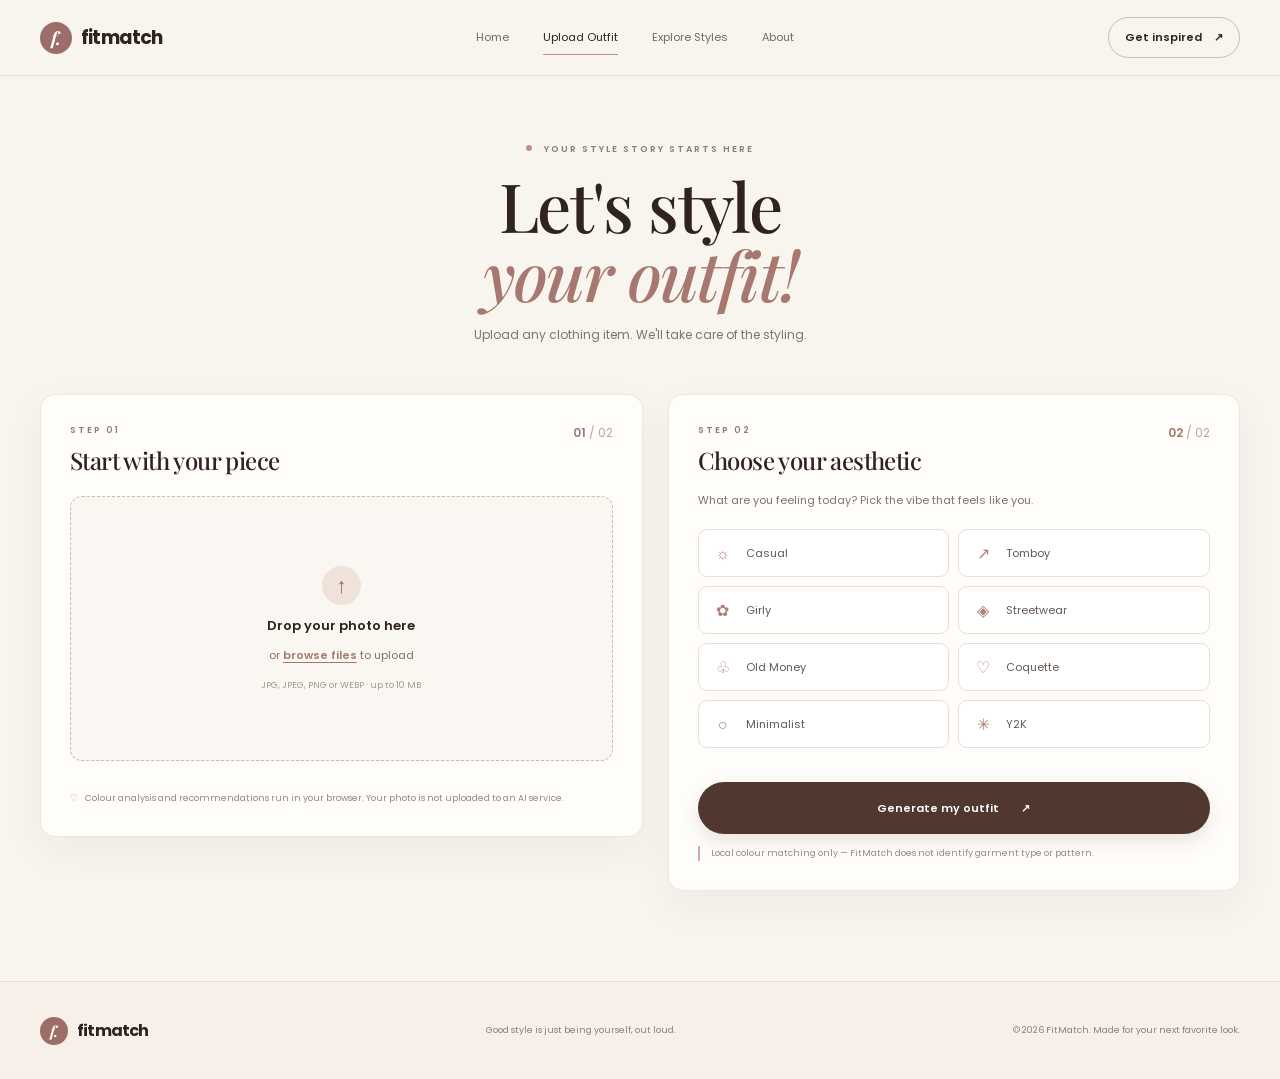
<file: results.html>
<!doctype html>
<html lang="en">
<head>
  <meta charset="utf-8">
  <meta name="viewport" content="width=device-width, initial-scale=1">
  <meta name="theme-color" content="#f7f3ed">
  <meta name="description" content="Your personal, image-specific outfit inspiration from FitMatch.">
  <title>Your outfit inspiration — FitMatch</title>
  <link rel="preconnect" href="https://fonts.googleapis.com">
  <link rel="preconnect" href="https://fonts.gstatic.com" crossorigin>
  <link href="https://fonts.googleapis.com/css2?family=Playfair+Display:wght@500;600;700&family=Poppins:wght@300;400;500;600;700&display=swap" rel="stylesheet">
  <link rel="stylesheet" href="./style.css">
  <script src="./script.js" defer></script>
</head>
<body>
  <header class="site-header">
    <a class="brand" href="index.html" aria-label="FitMatch home"><span class="brand-mark">f.</span> fitmatch</a>
    <button class="nav-toggle" type="button" aria-expanded="false" aria-controls="site-nav" aria-label="Open navigation"><span></span><span></span></button>
    <nav class="site-nav" id="site-nav" aria-label="Main navigation">
      <a href="index.html">Home</a><a href="upload.html">Upload Outfit</a><a href="styles.html">Explore Styles</a><a href="index.html#about">About</a>
    </nav>
    <a class="header-cta" href="upload.html">Style another <span>↗</span></a>
  </header>
  <main class="page-main results-main section-wrap">
    <div class="page-heading results-heading">
      <p class="eyebrow"><span class="eyebrow-dot"></span> A look made around you</p>
      <h1>Your outfit<br><em>inspiration.</em></h1>
      <p>One favorite piece. Three fresh ways to make it yours.</p>
    </div>
    <p class="demo-note hidden" id="demo-mode-notice" role="status">Outfit pairings adapt to the sampled colours and pixel layout in your photo, plus your aesthetic. Garment type and pattern are not recognized locally; treat these as inspiration and choose the pieces that suit your item.</p>
    <section class="results-summary" aria-label="Uploaded item analysis">
      <div class="result-item-photo"><img id="result-upload-image" alt="Your uploaded clothing item"><span class="result-photo-tag">YOUR PIECE</span></div>
      <div class="result-summary-copy">
        <p class="eyebrow">The starting point</p>
        <h2 id="result-category">Analyzing your piece</h2>
        <p class="result-type" id="result-type"></p>
        <div class="item-details">
          <div><small>DOMINANT COLOUR</small><strong id="result-colour"></strong></div>
          <div><small>COLOUR CATEGORY</small><strong id="result-pattern"></strong></div>
        </div>
        <p class="result-appearance" id="result-appearance"></p>
        <div class="selected-style"><span class="style-sparkle">✳</span><span><small>YOUR AESTHETIC</small><strong id="result-aesthetic"></strong></span></div>
      </div>
      <div class="secondary-colours"><small>ALSO IN YOUR PIECE</small><div id="result-secondary-colours"></div></div>
    </section>
    <section class="ai-outfit-section" aria-labelledby="outfit-heading">
      <div class="section-heading results-section-heading"><div><p class="eyebrow">Styled for your colours &amp; aesthetic</p><h2 id="outfit-heading">Three ways to <em>wear it.</em></h2></div><p class="recommendation-intro">Colour-matched outfit recipes; editorial images are mood inspiration.</p></div>
      <div class="outfit-gallery" id="outfit-gallery"></div>
    </section>
    <section class="why-section" aria-labelledby="why-heading"><p class="eyebrow">The styling notes</p><h2 id="why-heading">Why this <em>matches.</em></h2><div class="why-list" id="why-list"></div></section>
    <section class="recommendation-details" aria-label="Outfit recommendation details">
      <article class="recommendation-group"><p class="eyebrow">01 / THE PAIRINGS</p><h2>Matching clothing</h2><div class="recommendation-list" id="clothing-recommendations"></div></article>
      <article class="recommendation-group"><p class="eyebrow">02 / THE FINISH</p><h2>Footwear</h2><div class="recommendation-list" id="footwear-recommendations"></div></article>
      <article class="recommendation-group"><p class="eyebrow">03 / THE DETAILS</p><h2>Accessories</h2><div class="recommendation-list" id="accessory-recommendations"></div></article>
    </section>
    <section class="color-pairings"><div><p class="eyebrow">04 / A LITTLE COLOR THEORY</p><h2>Colour combinations</h2></div><div class="color-chips" id="color-chips"></div></section>
    <div class="result-actions"><a class="button button-dark" href="upload.html">Try another outfit <span>↗</span></a><a class="button button-light" href="styles.html">Explore more styles <span>→</span></a></div>
  </main>
  <footer class="site-footer"><a class="brand" href="index.html"><span class="brand-mark">f.</span> fitmatch</a><p>Good style is just being yourself, out loud.</p><span>© 2026 FitMatch. Made for your next favorite look.</span></footer>
</body>
</html>
</file>
<file: style.css>
:root {
  --cream: #f7f3ed; --paper: #fffcf8; --beige: #e9dfd2; --pink: #d3a7a0;
  --brown: #30251f; --muted: #82766f; --line: #e8dfd7;
  --serif: "Playfair Display", Georgia, serif; --sans: "DM Sans", Arial, sans-serif;
}
* { box-sizing: border-box; }
html { scroll-behavior: smooth; }
body { margin: 0; background: var(--cream); color: var(--brown); font-family: var(--sans); -webkit-font-smoothing: antialiased; }
img { display: block; width: 100%; object-fit: cover; }
a { color: inherit; text-decoration: none; }
button { font: inherit; }
.section-wrap { width: min(1200px, calc(100% - 80px)); margin-inline: auto; }
.site-header { height: 82px; padding: 0 max(40px, calc((100% - 1320px) / 2)); display: flex; align-items: center; justify-content: space-between; gap: 30px; border-bottom: 1px solid #30251f14; }
.brand { display: inline-flex; align-items: center; gap: 9px; font-size: 19px; font-weight: 700; letter-spacing: -.8px; white-space: nowrap; }
.brand-mark { width: 32px; height: 32px; display: inline-grid; place-items: center; background: var(--brown); color: var(--paper); border-radius: 50%; font-family: var(--serif); font-size: 18px; font-style: italic; }
.site-nav { display: flex; align-items: center; gap: 34px; }
.site-nav a { position: relative; color: #756a63; font-size: 12px; transition: color .2s; }
.site-nav a:hover, .site-nav a.active { color: var(--brown); }
.site-nav a.active::after { position: absolute; content: ""; height: 1px; background: var(--pink); bottom: -9px; left: 0; right: 0; }
.header-cta { border: 1px solid #c9bdb2; border-radius: 30px; padding: 11px 16px; font-size: 11px; font-weight: 600; transition: background .2s, color .2s; white-space: nowrap; }
.header-cta:hover { background: var(--brown); color: white; }.header-cta span { padding-left: 9px; }.nav-toggle { display: none; }
.hero { min-height: 640px; padding: 78px 0 88px; display: grid; grid-template-columns: .92fr 1.08fr; align-items: center; gap: 5%; }
.hero-copy { position: relative; z-index: 1; padding-bottom: 8px; }
.eyebrow { margin: 0 0 18px; color: #8e7c72; font-size: 9px; line-height: 1.5; text-transform: uppercase; letter-spacing: 2px; font-weight: 600; }
.eyebrow-dot { width: 6px; height: 6px; display: inline-block; margin: 0 8px 1px 0; border-radius: 50%; background: var(--pink); }
h1, h2, h3, p { margin-top: 0; } h1, h2 { font-family: var(--serif); font-weight: 500; letter-spacing: -1.6px; }
h1 { margin-bottom: 22px; font-size: clamp(52px, 6.3vw, 82px); line-height: 1.03; } h1 em, h2 em { color: #a77870; font-weight: 500; }
.hero-lede { max-width: 370px; color: var(--muted); font-size: 14px; line-height: 1.9; }
.hero-actions { display: flex; align-items: center; gap: 25px; margin-top: 31px; }
.button { min-height: 48px; display: inline-flex; align-items: center; justify-content: center; gap: 22px; padding: 0 21px; border: 1px solid transparent; border-radius: 3px; font-size: 11px; font-weight: 600; transition: background .22s, color .22s, transform .22s; cursor: pointer; }
.button:hover { transform: translateY(-2px); }.button:disabled { cursor: wait; opacity: .7; transform: none; }
.button-dark { color: white; background: var(--brown); }.button-dark:hover { background: #594338; }
.button-light { color: var(--brown); background: white; border-color: var(--line); }.button-light:hover { background: #f4e9e3; }
.button-outline { border-color: #b8a89b; background: transparent; color: var(--brown); }.button-outline:hover { background: white; }
.text-link { font-size: 11px; font-weight: 600; }.text-link span { padding-left: 8px; color: #a77870; }
.hero-note { display: flex; align-items: center; gap: 12px; margin-top: 44px; color: #91847a; font-size: 10px; }
.avatar-stack { display: flex; padding-left: 2px; }.avatar-stack i { width: 25px; height: 25px; display: grid; place-items: center; margin-left: -3px; border: 2px solid var(--cream); border-radius: 50%; background: #d4b8aa; color: white; font-style: normal; font-size: 10px; }
.avatar-stack i:nth-child(2) { background: #a58d79; }.avatar-stack i:nth-child(3) { background: #ca938b; }
.hero-collage { min-height: 480px; position: relative; }
.collage-main { position: absolute; width: 64%; height: 92%; top: 0; right: 7%; border-radius: 180px 180px 4px 4px; }
.collage-small { position: absolute; z-index: 1; border: 8px solid var(--cream); box-shadow: 0 14px 35px #493b3017; }
.collage-left { width: 35%; height: 42%; left: 0; top: 13%; border-radius: 50% 50% 4px 4px; }.collage-bottom { width: 38%; height: 36%; left: 6%; bottom: -1%; border-radius: 4px; }
.collage-sticker { position: absolute; z-index: 2; right: -1%; top: 40%; padding: 19px 16px; color: var(--brown); background: #f2e4df; font-size: 9px; font-weight: 700; letter-spacing: 1px; line-height: 1.7; transform: rotate(7deg); }
.collage-sticker span { display: block; color: #a77870; font-size: 18px; }.photo-caption { position: absolute; right: 8%; bottom: -1px; color: #84796f; font-size: 8px; letter-spacing: 1.5px; }
.aesthetic-section { padding: 72px 0 85px; border-top: 1px solid var(--line); }
.section-heading { display: flex; align-items: end; justify-content: space-between; gap: 20px; margin-bottom: 28px; }.section-heading .eyebrow { margin-bottom: 10px; }
.section-heading h2, .color-pairings h2 { margin: 0; font-size: clamp(31px, 3.5vw, 43px); line-height: 1.18; }
.aesthetic-rail { display: grid; grid-template-columns: repeat(8, 1fr); gap: 13px; }.aesthetic-tile { position: relative; min-width: 0; }
.aesthetic-tile img { aspect-ratio: .75; border-radius: 3px; transition: transform .35s, filter .35s; filter: saturate(.82); }.aesthetic-tile:hover img { transform: translateY(-5px); filter: saturate(1); }
.aesthetic-tile > span { position: absolute; top: 10px; left: 10px; color: white; font-size: 9px; text-shadow: 0 1px 5px #0008; }
.aesthetic-tile h3 { margin: 11px 0 0; font-family: var(--serif); font-size: 15px; font-weight: 500; }
.how-section { padding: 88px 0; background: #eee5db; }.how-inner { display: grid; grid-template-columns: .85fr 1.15fr; align-items: center; gap: 12%; }
.how-intro h2 { margin-bottom: 19px; font-size: 47px; line-height: 1.15; }.how-intro > p:not(.eyebrow) { max-width: 340px; margin-bottom: 25px; color: var(--muted); font-size: 12px; line-height: 1.9; }.how-intro .button { min-height: 43px; }
.steps { border-top: 1px solid #d6c9bc; }.step { display: grid; grid-template-columns: 55px 1fr 30px; align-items: start; gap: 13px; padding: 22px 4px; border-bottom: 1px solid #d6c9bc; }
.step-number { padding-top: 4px; color: #ac8578; font-family: var(--serif); font-size: 16px; }.step h3 { margin: 0 0 7px; font-family: var(--serif); font-size: 18px; font-weight: 500; }.step p { max-width: 390px; margin: 0; color: #82766f; font-size: 11px; line-height: 1.8; }.step-icon { color: #ac8578; font-size: 16px; text-align: right; }
.closing-cta { padding: 85px 0 93px; text-align: center; }.closing-cta .eyebrow { margin-bottom: 13px; }.closing-cta h2 { margin: 0 0 22px; font-size: clamp(35px, 4vw, 48px); }.closing-cta .button { margin-inline: auto; }
.site-footer { min-height: 98px; display: flex; align-items: center; justify-content: space-between; gap: 20px; padding: 22px max(40px, calc((100% - 1200px) / 2)); border-top: 1px solid var(--line); }
.site-footer .brand { font-size: 16px; }.site-footer .brand-mark { width: 28px; height: 28px; font-size: 15px; }.site-footer p, .site-footer > span { margin: 0; color: #8b8078; font-size: 9px; }
.page-main { padding-top: 67px; padding-bottom: 90px; }.page-heading { margin-bottom: 48px; text-align: center; }.page-heading .eyebrow { margin-bottom: 14px; }
.page-heading h1 { margin-bottom: 14px; font-size: clamp(47px, 5vw, 64px); }.page-heading > p:last-child { max-width: 510px; margin: 0 auto; color: var(--muted); font-size: 12px; line-height: 1.8; }
.styling-form { display: grid; grid-template-columns: 1fr .95fr; align-items: start; gap: 25px; }.upload-panel, .aesthetic-panel { padding: 29px; background: var(--paper); border: 1px solid #eee6df; box-shadow: 0 8px 28px #44362c08; }
.panel-top { display: flex; justify-content: space-between; align-items: start; margin-bottom: 20px; }.panel-top .eyebrow { margin-bottom: 7px; }.panel-top h2 { margin: 0; font-size: 24px; letter-spacing: -.6px; }
.panel-step { color: #a4786f; font-size: 12px; font-weight: 600; }.panel-step i { color: #b4a9a0; font-style: normal; font-weight: 400; }
.drop-zone { min-height: 265px; display: flex; flex-direction: column; align-items: center; justify-content: center; gap: 11px; padding: 25px; border: 1px dashed #cbb9aa; background: #faf6f1; color: #80746a; text-align: center; cursor: pointer; transition: border-color .2s, background .2s; }
.drop-zone:hover, .drop-zone.drag-over { border-color: #a77870; background: #f6ece7; }.drop-zone strong { color: var(--brown); font-size: 13px; font-weight: 600; }.drop-zone > span:not(.upload-icon) { font-size: 11px; }.drop-zone small { margin-top: 4px; color: #a59a91; font-size: 9px; }
.upload-icon { width: 39px; height: 39px; display: grid; place-items: center; border-radius: 50%; background: #efe2db; color: #936e65; font-size: 21px; }.browse-link { color: #a77870; font-weight: 600; text-decoration: underline; text-underline-offset: 3px; }
.visually-hidden { position: absolute; width: 1px; height: 1px; overflow: hidden; clip: rect(0,0,0,0); white-space: nowrap; clip-path: inset(50%); }
.image-preview { position: relative; min-height: 265px; overflow: hidden; background: #e8dfd7; }.image-preview > img { width: 100%; height: 265px; object-fit: contain; }
.preview-caption { position: absolute; right: 12px; bottom: 12px; left: 12px; display: flex; align-items: center; justify-content: space-between; padding: 11px 12px; background: #fffcf8ed; }.preview-caption strong, .preview-caption small { display: block; }
.preview-caption strong { max-width: 330px; overflow: hidden; font-size: 10px; text-overflow: ellipsis; white-space: nowrap; }.preview-caption small { margin-top: 4px; color: var(--muted); font-size: 9px; }
.remove-image { width: 26px; height: 26px; border: 0; border-radius: 50%; background: #f0e2dc; color: var(--brown); font-size: 18px; cursor: pointer; }
.replace-image { margin-top: 11px; padding: 0; border: 0; background: none; color: #986f67; font-size: 10px; font-weight: 600; text-decoration: underline; text-underline-offset: 3px; cursor: pointer; }.hidden { display: none !important; }
.upload-message { min-height: 14px; margin: 8px 0 0; color: #a34a3c; font-size: 10px; }.privacy-note { margin: 8px 0 0; color: #93887f; font-size: 9px; }.privacy-note span { padding-right: 5px; color: #ac8578; }
.panel-description { margin: -5px 0 19px; color: var(--muted); font-size: 11px; line-height: 1.7; }.aesthetic-options { display: grid; grid-template-columns: repeat(2, 1fr); gap: 9px; }
.aesthetic-option { min-height: 48px; display: flex; align-items: center; gap: 12px; padding: 0 13px; border: 1px solid #e8dfd7; background: white; color: #655951; text-align: left; font-size: 11px; cursor: pointer; transition: border .2s, background .2s, color .2s; }
.aesthetic-option span { width: 22px; color: #ab8378; font-size: 16px; text-align: center; }.aesthetic-option:hover, .aesthetic-option.selected { border-color: #b78980; background: #f5eae5; color: var(--brown); }.aesthetic-option.selected { box-shadow: inset 0 0 0 1px #b78980; }
.generate-button { width: 100%; margin-top: 12px; }.demo-note { margin: 12px 0 0; color: #978b82; font-size: 9px; line-height: 1.7; }
.results-main { max-width: 1020px; }.results-heading { margin-bottom: 36px; }
.results-summary { position: relative; display: grid; grid-template-columns: 200px 1fr; align-items: center; gap: 28px; margin-bottom: 72px; padding: 23px; border: 1px solid var(--line); background: var(--paper); }
.result-item-photo { position: relative; height: 205px; background: #eee5db; }.result-item-photo img { width: 100%; height: 100%; object-fit: contain; }.result-photo-tag { position: absolute; left: 9px; bottom: 9px; padding: 6px 8px; background: var(--paper); font-size: 8px; letter-spacing: 1px; }
.result-summary-copy .eyebrow { margin-bottom: 7px; }.result-summary-copy h2 { margin: 0 0 5px; font-size: 30px; }.result-summary-copy > p:not(.eyebrow) { margin: 0; color: #8b8078; font-size: 10px; }
.selected-style { display: inline-flex; align-items: center; gap: 11px; margin-top: 22px; padding: 10px 15px; background: #f2e6e1; }.style-sparkle { color: #a77870; font-size: 17px; }.selected-style small, .selected-style strong { display: block; }
.selected-style small { margin-bottom: 4px; color: #958178; font-size: 8px; letter-spacing: 1.1px; }.selected-style strong { font-family: var(--serif); font-size: 15px; font-weight: 500; }.category-disclaimer { position: absolute; right: 23px; bottom: 15px; margin: 0; color: #a1978f; font-size: 8px; }
.recommendations-section .section-heading { margin-bottom: 25px; }.recommendation-intro { max-width: 210px; margin: 0 0 4px; color: var(--muted); font-size: 10px; line-height: 1.7; }
.recommendation-grid { display: grid; grid-template-columns: repeat(4, 1fr); gap: 15px; }.recommendation-card { overflow: hidden; background: var(--paper); border: 1px solid #eee6df; }.recommendation-card img { height: 220px; background: #eee5db; transition: transform .4s; }.recommendation-card:hover img { transform: scale(1.035); }
.recommendation-card .card-copy { padding: 14px; }.recommendation-card .card-label { margin-bottom: 6px; color: #a17970; font-size: 8px; letter-spacing: 1.3px; text-transform: uppercase; }.recommendation-card h3 { margin: 0; font-family: var(--serif); font-size: 16px; font-weight: 500; }
.color-pairings { display: flex; align-items: center; justify-content: space-between; gap: 30px; margin-top: 72px; padding: 27px 0; border-top: 1px solid var(--line); border-bottom: 1px solid var(--line); }.color-pairings .eyebrow { margin-bottom: 8px; }.color-pairings h2 { font-size: 27px; }.color-chips { display: flex; gap: 18px; }
.color-chip { display: flex; align-items: center; gap: 8px; color: #71655c; font-size: 9px; }.color-swatch { width: 27px; height: 27px; display: inline-block; border: 1px solid #ded5ce; border-radius: 50%; }.result-actions { display: flex; justify-content: center; gap: 13px; margin-top: 35px; }
.styles-main { padding-top: 62px; }.styles-heading { margin-bottom: 50px; }.styles-gallery { display: grid; grid-template-columns: repeat(2, 1fr); gap: 20px; }
.style-card { min-height: 300px; display: grid; grid-template-columns: .92fr 1.08fr; overflow: hidden; background: var(--paper); border: 1px solid #eee6df; }.style-card > img { height: 100%; min-height: 300px; filter: saturate(.85); }
.style-card-copy { display: flex; flex-direction: column; align-items: flex-start; padding: 25px 22px; }.style-index { color: #a17970; font-size: 8px; letter-spacing: 1.4px; }.style-card h2 { margin: 13px 0 9px; font-size: 28px; }
.style-card-copy > p { margin: 0 0 15px; color: var(--muted); font-size: 10px; line-height: 1.8; }.outfit-example { padding-top: 11px; border-top: 1px solid var(--line); color: #7d7168; font-size: 9px; line-height: 1.7; }
.outfit-example strong { color: var(--brown); }.style-card-copy > a { margin-top: auto; padding-top: 15px; color: #946e65; font-size: 9px; font-weight: 600; }.style-card-copy > a span { padding-left: 7px; }.styles-cta { padding-bottom: 10px; }
@media (max-width: 900px) {
  .section-wrap { width: min(calc(100% - 48px), 720px); }.site-header { height: 72px; padding-inline: 24px; }.site-nav { gap: 19px; }
  .hero { min-height: 560px; gap: 2%; }.hero-collage { min-height: 400px; }.aesthetic-rail { grid-template-columns: repeat(4, 1fr); row-gap: 22px; }.aesthetic-tile img { aspect-ratio: .95; }
  .how-inner { gap: 6%; }.styling-form { grid-template-columns: 1fr; max-width: 620px; margin-inline: auto; }.styles-gallery { gap: 13px; }.style-card { grid-template-columns: .8fr 1.2fr; }.style-card-copy { padding: 18px 15px; }.style-card h2 { font-size: 24px; }
}
@media (max-width: 620px) {
  .section-wrap { width: calc(100% - 38px); }.site-header { height: 67px; padding-inline: 19px; }.brand { font-size: 17px; }.header-cta { display: none; }
  .nav-toggle { width: 38px; height: 38px; display: flex; flex-direction: column; align-items: center; justify-content: center; gap: 5px; border: 1px solid var(--line); border-radius: 50%; background: transparent; cursor: pointer; }.nav-toggle span { width: 15px; height: 1px; background: var(--brown); }
  .site-nav { position: absolute; z-index: 5; top: 67px; right: 0; left: 0; display: none; flex-direction: column; align-items: stretch; gap: 0; padding: 8px 19px 16px; background: var(--cream); border-bottom: 1px solid var(--line); }.site-nav.open { display: flex; }
  .site-nav a { padding: 13px 4px; border-bottom: 1px solid #eae2dc; }.site-nav a.active::after { display: none; }
  .hero { min-height: initial; grid-template-columns: 1fr; gap: 23px; padding: 55px 0 56px; }.hero-copy { padding: 0; }.hero h1 { font-size: clamp(52px, 14vw, 70px); }.hero-lede { max-width: 320px; font-size: 13px; }.hero-actions { gap: 15px; }
  .button { min-height: 45px; padding-inline: 16px; gap: 13px; font-size: 10px; }.text-link { font-size: 10px; }.hero-note { margin-top: 28px; }.hero-collage { min-height: 360px; width: 100%; }
  .collage-main { width: 63%; height: 91%; right: 9%; }.collage-left { width: 37%; height: 40%; }.collage-bottom { width: 41%; height: 34%; }.collage-sticker { right: 0; padding: 13px 11px; font-size: 8px; }.photo-caption { right: 4%; font-size: 7px; }
  .aesthetic-section { padding: 54px 0; }.section-heading { align-items: flex-start; }.section-heading .text-link { padding-top: 25px; white-space: nowrap; }.section-heading h2 { font-size: 31px; }
  .aesthetic-rail { grid-template-columns: repeat(2, 1fr); gap: 20px 12px; }.aesthetic-tile img { aspect-ratio: .9; }.aesthetic-tile h3 { font-size: 14px; }
  .how-section { padding: 58px 0; }.how-inner { grid-template-columns: 1fr; gap: 35px; }.how-intro h2 { font-size: 39px; }.step { grid-template-columns: 38px 1fr 22px; gap: 8px; padding: 18px 2px; }.step h3 { font-size: 17px; }.step p { font-size: 10px; }
  .closing-cta { padding: 58px 0; }.site-footer { flex-wrap: wrap; justify-content: flex-start; gap: 12px 18px; padding: 20px 19px; }.site-footer p { width: calc(100% - 140px); }.site-footer > span { width: 100%; }
  .page-main { padding-top: 48px; padding-bottom: 60px; }.page-heading { margin-bottom: 35px; }.page-heading h1 { font-size: 49px; }.page-heading > p:last-child { max-width: 340px; }
  .upload-panel, .aesthetic-panel { padding: 20px 17px; }.panel-top h2 { font-size: 21px; }.drop-zone { min-height: 230px; }.image-preview, .image-preview > img { min-height: 230px; height: 230px; }
  .aesthetic-options { gap: 7px; }.aesthetic-option { min-height: 45px; gap: 7px; padding-inline: 8px; font-size: 10px; }.aesthetic-option span { width: 18px; }
  .results-summary { grid-template-columns: 110px 1fr; gap: 15px; margin-bottom: 50px; padding: 15px 15px 38px; }.result-item-photo { height: 140px; }.result-summary-copy h2 { font-size: 23px; }.selected-style { margin-top: 13px; padding: 8px 10px; }
  .category-disclaimer { right: 14px; bottom: 12px; left: 14px; font-size: 7px; }.recommendations-section .section-heading { display: block; }.recommendation-intro { margin-top: 10px; }
  .recommendation-grid { grid-template-columns: repeat(2, 1fr); gap: 11px; }.recommendation-card img { height: 180px; }.recommendation-card .card-copy { padding: 11px; }.recommendation-card h3 { font-size: 14px; }
  .color-pairings { display: block; margin-top: 50px; }.color-chips { flex-wrap: wrap; gap: 11px 15px; margin-top: 19px; }.result-actions { flex-direction: column; align-items: stretch; }
  .styles-main { padding-top: 48px; }.styles-gallery { grid-template-columns: 1fr; gap: 13px; }.style-card { min-height: 250px; grid-template-columns: .85fr 1.15fr; }.style-card > img { min-height: 250px; }
  .style-card-copy { padding: 18px 14px; }.style-card h2 { margin: 10px 0 7px; font-size: 24px; }.style-card-copy > p { margin-bottom: 11px; font-size: 9px; }.outfit-example { padding-top: 8px; font-size: 8px; }.style-card-copy > a { padding-top: 10px; font-size: 8px; }.styles-cta { padding-top: 55px; }
}
@media (prefers-reduced-motion: reduce) { *, *::before, *::after { scroll-behavior: auto !important; transition-duration: .01ms !important; animation-duration: .01ms !important; animation-iteration-count: 1 !important; } }

/* Editorial polish */
:root {
  --cream: #f8f4ee;
  --paper: #fffdfa;
  --pink: #c78e89;
  --brown: #30221d;
  --muted: #81736c;
  --line: #e8ded6;
  --sans: "Poppins", Arial, sans-serif;
}
body { background: #f8f4ee; }
.site-header { position: relative; z-index: 4; height: 76px; background: #f8f4eee8; backdrop-filter: blur(14px); }
.brand-mark { background: #9e6d68; }
.site-nav a { font-size: 11px; }
.header-cta { border-radius: 24px; }
.button { border-radius: 28px; }
.button-dark { background: #50382f; box-shadow: 0 7px 18px #50382f21; }
.button-dark:hover { background: #735349; }
.hero { min-height: 660px; }
.hero-copy h1 { font-size: clamp(54px, 6.4vw, 84px); }
.hero-collage { min-height: 510px; }
.collage-main { border-radius: 200px 200px 6px 6px; box-shadow: 0 20px 50px #513c3018; }
.collage-small { border-radius: 15px; }
.collage-left { border-radius: 100px 100px 12px 12px; }
.collage-sticker { border-radius: 50%; text-align: center; }
.aesthetic-tile img, .style-card, .recommendation-group, .outfit-card { border-radius: 12px; }
.aesthetic-tile img { box-shadow: 0 8px 20px #493b3012; }
.how-section { background: #efe5dc; }
.step { padding-block: 25px; }
.site-footer { background: #f6f0e9; }
.page-heading h1 { font-size: clamp(50px, 5.3vw, 68px); }
.upload-panel, .aesthetic-panel { border-radius: 15px; box-shadow: 0 15px 40px #493b300c; }
.drop-zone { border-radius: 12px; }
.image-preview { border-radius: 12px; }
.aesthetic-option { border-radius: 9px; }
.aesthetic-option.selected { color: #633d38; background: #f5e6e2; box-shadow: inset 0 0 0 1px #b9817a, 0 4px 12px #9f6b6415; }
.upload-message.is-error { color: #a53d36; }
.privacy-note { line-height: 1.7; }
.demo-note { padding-left: 11px; border-left: 2px solid #d5aaa2; }
.generate-button { min-height: 52px; }
.loading-spinner { width: 15px; height: 15px; display: inline-block; border: 2px solid #ffffff70; border-top-color: white; border-radius: 50%; animation: fitmatch-spin .7s linear infinite; }
@keyframes fitmatch-spin { to { transform: rotate(360deg); } }
.results-main { max-width: 1160px; }
.results-heading { margin-bottom: 40px; }
.results-summary { grid-template-columns: minmax(240px, .75fr) 1.25fr; gap: 34px; min-height: 360px; padding: 26px; border: 0; border-radius: 18px; background: #fffdfa; box-shadow: 0 20px 48px #493b3010; }
.result-item-photo { height: 308px; overflow: hidden; border-radius: 13px; background: #eee5db; }
.result-item-photo img { transition: transform .45s; }
.result-item-photo:hover img { transform: scale(1.035); }
.result-photo-tag { border-radius: 15px; font-size: 8px; letter-spacing: 1.5px; }
.result-summary-copy h2 { font-size: 38px; }
.result-type { color: #6f5c53 !important; font-family: var(--serif); font-size: 18px !important; }
.item-details { display: flex; flex-wrap: wrap; gap: 24px; margin-top: 21px; }
.item-details small, .secondary-colours > small { display: block; margin-bottom: 6px; color: #a08176; font-size: 8px; font-weight: 600; letter-spacing: 1.4px; }
.item-details strong { font-size: 12px; font-weight: 500; }
.result-appearance { max-width: 530px; margin: 15px 0 0; color: #82766f; font-size: 11px; line-height: 1.8; }
.selected-style { border-radius: 8px; }
.secondary-colours { grid-column: 2; align-self: start; margin-top: -35px; }
.secondary-colours > div { display: flex; flex-wrap: wrap; gap: 7px; }
.detail-tag { padding: 6px 10px; border: 1px solid #e8ded6; border-radius: 16px; background: #fffdfa; color: #76665e; font-size: 9px; }
.category-disclaimer { display: none; }
.ai-outfit-section { padding-top: 11px; }
.why-section { margin-top: 36px; padding: 27px 30px; border-left: 3px solid #c78e89; background: #f0e7e0; }
.why-section > .eyebrow { margin-bottom: 6px; }
.why-section > h2 { margin: 0 0 17px; font-size: 30px; }
.why-list { display: grid; grid-template-columns: repeat(3, 1fr); gap: 18px; }
.why-item { display: flex; align-items: flex-start; gap: 10px; }
.why-number { color: #a77870; font-family: var(--serif); font-size: 16px; }
.why-item p { margin: 1px 0 0; color: #74675f; font-size: 10px; line-height: 1.8; }
.results-section-heading { margin-bottom: 24px; }
.results-section-heading h2 { font-size: clamp(35px, 4vw, 48px); }
.recommendation-intro { max-width: 280px; font-size: 10px; }
.outfit-gallery { display: grid; grid-template-columns: repeat(3, 1fr); gap: 17px; }
.outfit-card { overflow: hidden; background: var(--paper); box-shadow: 0 12px 35px #493b300c; transition: transform .25s, box-shadow .25s; }
.outfit-card:hover { transform: translateY(-4px); box-shadow: 0 17px 38px #493b3018; }
.outfit-card img { height: 245px; }
.outfit-card-copy { padding: 19px; }
.outfit-card-copy .eyebrow { margin-bottom: 9px; font-size: 8px; }
.outfit-card-copy h3 { margin: 0 0 12px; font-family: var(--serif); font-size: 22px; font-weight: 500; line-height: 1.3; }
.outfit-why { margin: 0; color: #7d7168; font-size: 10px; line-height: 1.8; }
.recommendation-details { display: grid; grid-template-columns: repeat(3, 1fr); gap: 15px; margin-top: 32px; }
.recommendation-group { padding: 22px; border: 1px solid #ece3dc; background: #fffdfa; }
.recommendation-group .eyebrow { margin-bottom: 7px; font-size: 8px; }
.recommendation-group h2 { margin: 0 0 16px; font-size: 25px; }
.recommendation-list { display: flex; flex-wrap: wrap; gap: 7px; }
.recommendation-chip { padding: 7px 10px; border-radius: 20px; background: #f5eeea; color: #65564e; font-size: 9px; line-height: 1.5; }
.recommendation-chip[aria-label^="Look 02"], .recommendation-chip[aria-label^="Look 03"] { background: #eee8e2; }
.color-pairings { align-items: flex-start; margin-top: 32px; padding: 25px; border: 1px solid #e8ded6; border-radius: 14px; background: #f1e7df; }
.color-pairings .eyebrow { font-size: 8px; }
.color-pairings h2 { font-size: 28px; }
.color-chips { max-width: 60%; flex-wrap: wrap; justify-content: flex-end; gap: 9px; }
.color-chip { gap: 8px; padding: 8px 11px; border: 1px solid #e4d7ce; border-radius: 20px; background: #fffdfa; font-size: 9px; }
.look-index { color: #a6776d; font-size: 8px; font-weight: 600; }
.result-actions { margin-top: 32px; }
.styles-gallery { column-count: 3; column-gap: 17px; display: block; }
.style-card { display: inline-block; width: 100%; min-height: auto; margin: 0 0 17px; overflow: hidden; break-inside: avoid; border: 1px solid #eee6df; box-shadow: 0 8px 28px #44362c08; transition: transform .25s, box-shadow .25s; }
.style-card:hover { transform: translateY(-3px); box-shadow: 0 15px 32px #493b3012; }
.style-card > img { height: 270px; min-height: 0; }
.style-card:nth-child(3n + 2) > img { height: 345px; }
.style-card-copy { padding: 22px; }
.style-card h2 { margin: 11px 0 8px; font-size: 30px; }
.style-card-copy > p { font-size: 10px; }
.style-card-copy > a { padding-top: 18px; }
.styles-cta { padding-top: 72px; }
@media (max-width: 900px) {
  .hero { min-height: 560px; }
  .hero-collage { min-height: 420px; }
  .outfit-gallery { gap: 11px; }
  .outfit-card img { height: 190px; }
  .outfit-card-copy { padding: 15px; }
  .recommendation-details { gap: 10px; }
  .recommendation-group { padding: 16px; }
  .styles-gallery { column-count: 2; }
}
@media (max-width: 620px) {
  .site-header { height: 67px; }
  .hero { padding-top: 49px; }
  .hero-copy h1 { font-size: clamp(48px, 13vw, 64px); }
  .hero-collage { min-height: 360px; }
  .results-summary { grid-template-columns: 105px 1fr; gap: 14px; min-height: 0; padding: 14px 14px 18px; }
  .result-item-photo { height: 156px; }
  .result-summary-copy h2 { font-size: 27px; }
  .result-type { font-size: 14px !important; }
  .item-details { gap: 12px; margin-top: 14px; }
  .item-details small { font-size: 7px; }
  .item-details strong { font-size: 10px; }
  .result-appearance { margin-top: 10px; font-size: 9px; }
  .selected-style { margin-top: 11px; }
  .secondary-colours { grid-column: 1 / -1; margin-top: 0; }
  .secondary-colours > small { font-size: 7px; }
  .outfit-gallery { grid-template-columns: 1fr; gap: 13px; }
  .outfit-card { display: grid; grid-template-columns: 38% 1fr; }
  .outfit-card img { height: 100%; min-height: 185px; }
  .outfit-card-copy { padding: 15px 13px; }
  .outfit-card-copy h3 { font-size: 19px; }
  .outfit-why { font-size: 9px; }
  .recommendation-details { grid-template-columns: 1fr; margin-top: 20px; }
  .why-section { margin-top: 24px; padding: 20px; }
  .why-section > h2 { font-size: 25px; }
  .why-list { grid-template-columns: 1fr; gap: 12px; }
  .recommendation-group h2 { font-size: 22px; }
  .color-pairings { display: block; padding: 20px; }
  .color-chips { max-width: 100%; justify-content: flex-start; margin-top: 16px; }
  .styles-gallery { column-count: 1; }
  .style-card > img, .style-card:nth-child(3n + 2) > img { height: 300px; }
}
@media (prefers-reduced-motion: reduce) {
  .loading-spinner { animation: none; }
}
</file>
